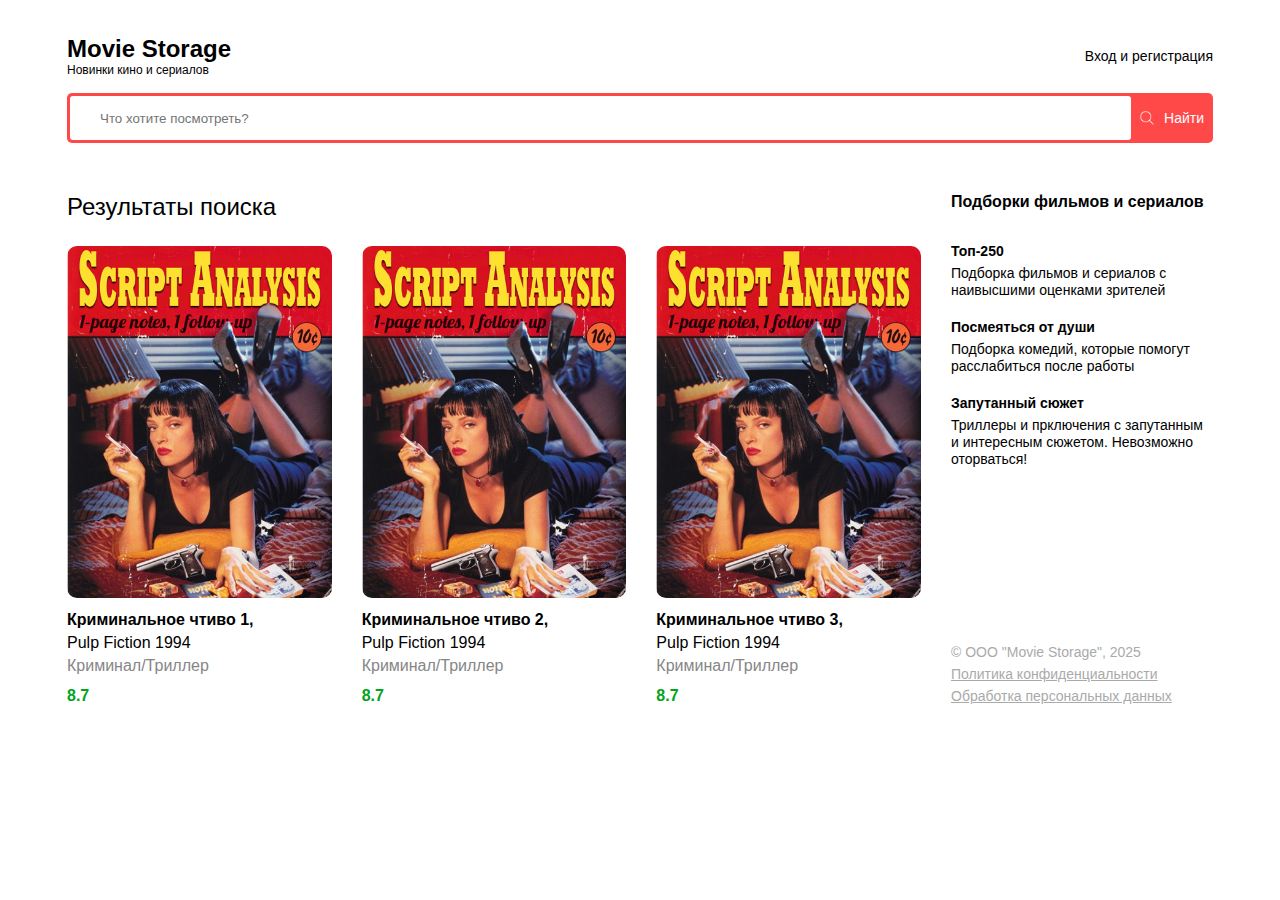
<file: index.html>
<!DOCTYPE html>
<html lang="en">
  <head>
    <meta charset="UTF-8" />
    <meta name="viewport" content="width=device-width, initial-scale=1.0" />
    <link rel="stylesheet" href="style.css" />
    <script src="./script.js" defer></script>
    <title>Movie Storage</title>
  </head>
  <body>
    <header class="header">
      <div class="container">
        <div class="header-box">
          <div class="header-logo">
            <h1>Movie Storage</h1>
            <p>Новинки кино и сериалов</p>
          </div>
          <div class="header-controls">
            <a href="#">Вход и регистрация</a>
          </div>
          <div class="header-controls--mobile">
            <img src="./images/burger.svg" alt="burger" />
          </div>
        </div>
      </div>
    </header>
    <main>
      <section class="search">
        <div class="container">
          <div class="search-box">
            <input
              id="search-input"
              type="text"
              placeholder="Что хотите посмотреть?"
            />
            <button id="search-button">
              <img src="./images/search.svg" alt="search" />
              <span>Найти</span>
            </button>
          </div>
        </div>
      </section>
      <section class="content">
        <div class="container">
          <div class="content-box">
            <div class="content-main">
              <h2 class="content-main__title">Результаты поиска</h2>
              <div class="content-cards">
                <a href="./film.html" class="content-cards__item">
                  <div class="content-cards__item--img">
                    <img src="./images/poster-film.png" alt="poster-film" />
                  </div>
                  <div class="content-cards__item--title">
                    <h5>Криминальное чтиво,</h5>
                    <span>Pulp Fiction 1994</span>
                  </div>
                  <p class="content-cards__item--description">
                    Криминал/Триллер
                  </p>
                  <p class="content-cards__item--rating">8.7</p>
                </a>
                <a href="./film.html" class="content-cards__item">
                  <div class="content-cards__item--img">
                    <img src="./images/poster-film.png" alt="poster-film" />
                  </div>
                  <div class="content-cards__item--title">
                    <h5>Криминальное чтиво,</h5>
                    <span>Pulp Fiction 1994</span>
                  </div>
                  <p class="content-cards__item--description">
                    Криминал/Триллер
                  </p>
                  <p class="content-cards__item--rating">8.7</p>
                </a>
                <a href="./film.html" class="content-cards__item">
                  <div class="content-cards__item--img">
                    <img src="./images/poster-film.png" alt="poster-film" />
                  </div>
                  <div class="content-cards__item--title">
                    <h5>Криминальное чтиво,</h5>
                    <span>Pulp Fiction 1994</span>
                  </div>
                  <p class="content-cards__item--description">
                    Криминал/Триллер
                  </p>
                  <p class="content-cards__item--rating">8.7</p>
                </a>
                <a href="./film.html" class="content-cards__item">
                  <div class="content-cards__item--img">
                    <img src="./images/poster-film.png" alt="poster-film" />
                  </div>
                  <div class="content-cards__item--title">
                    <h5>Криминальное чтиво,</h5>
                    <span>Pulp Fiction 1994</span>
                  </div>
                  <p class="content-cards__item--description">
                    Криминал/Триллер
                  </p>
                  <p class="content-cards__item--rating">8.7</p>
                </a>
                <a href="./film.html" class="content-cards__item">
                  <div class="content-cards__item--img">
                    <img src="./images/poster-film.png" alt="poster-film" />
                  </div>
                  <div class="content-cards__item--title">
                    <h5>Криминальное чтиво,</h5>
                    <span>Pulp Fiction 1994</span>
                  </div>
                  <p class="content-cards__item--description">
                    Криминал/Триллер
                  </p>
                  <p class="content-cards__item--rating">8.7</p>
                </a>
                <a href="./film.html" class="content-cards__item">
                  <div class="content-cards__item--img">
                    <img src="./images/poster-film.png" alt="poster-film" />
                  </div>
                  <div class="content-cards__item--title">
                    <h5>Криминальное чтиво,</h5>
                    <span>Pulp Fiction 1994</span>
                  </div>
                  <p class="content-cards__item--description">
                    Криминал/Триллер
                  </p>
                  <p class="content-cards__item--rating">8.7</p>
                </a>
              </div>
            </div>
            <div class="content-sidebar">
              <div class="content-sidebar__info">
                <h4 class="content-sidebar__info--title">
                  Подборки фильмов и сериалов
                </h4>
                <div class="content-sidebar__info__wrapper">
                  <div class="content-sidebar__info__item">
                    <h5>Топ-250</h5>
                    <p>
                      Подборка фильмов и сериалов с наивысшими оценками зрителей
                    </p>
                  </div>
                  <div class="content-sidebar__info__item">
                    <h5>Посмеяться от души</h5>
                    <p>
                      Подборка комедий, которые помогут расслабиться после
                      работы
                    </p>
                  </div>
                  <div class="content-sidebar__info__item">
                    <h5>Запутанный сюжет</h5>
                    <p>
                      Триллеры и прключения с запутанным и интересным сюжетом.
                      Невозможно оторваться!
                    </p>
                  </div>
                </div>
              </div>
              <div class="content-sidebar__footer">
                <p>© ООО "Movie Storage", 2025</p>
                <a href="#">Политика конфиденциальности</a>
                <a href="#">Обработка персональных данных</a>
              </div>
            </div>
          </div>
        </div>
      </section>
    </main>
  </body>
</html>
</file>
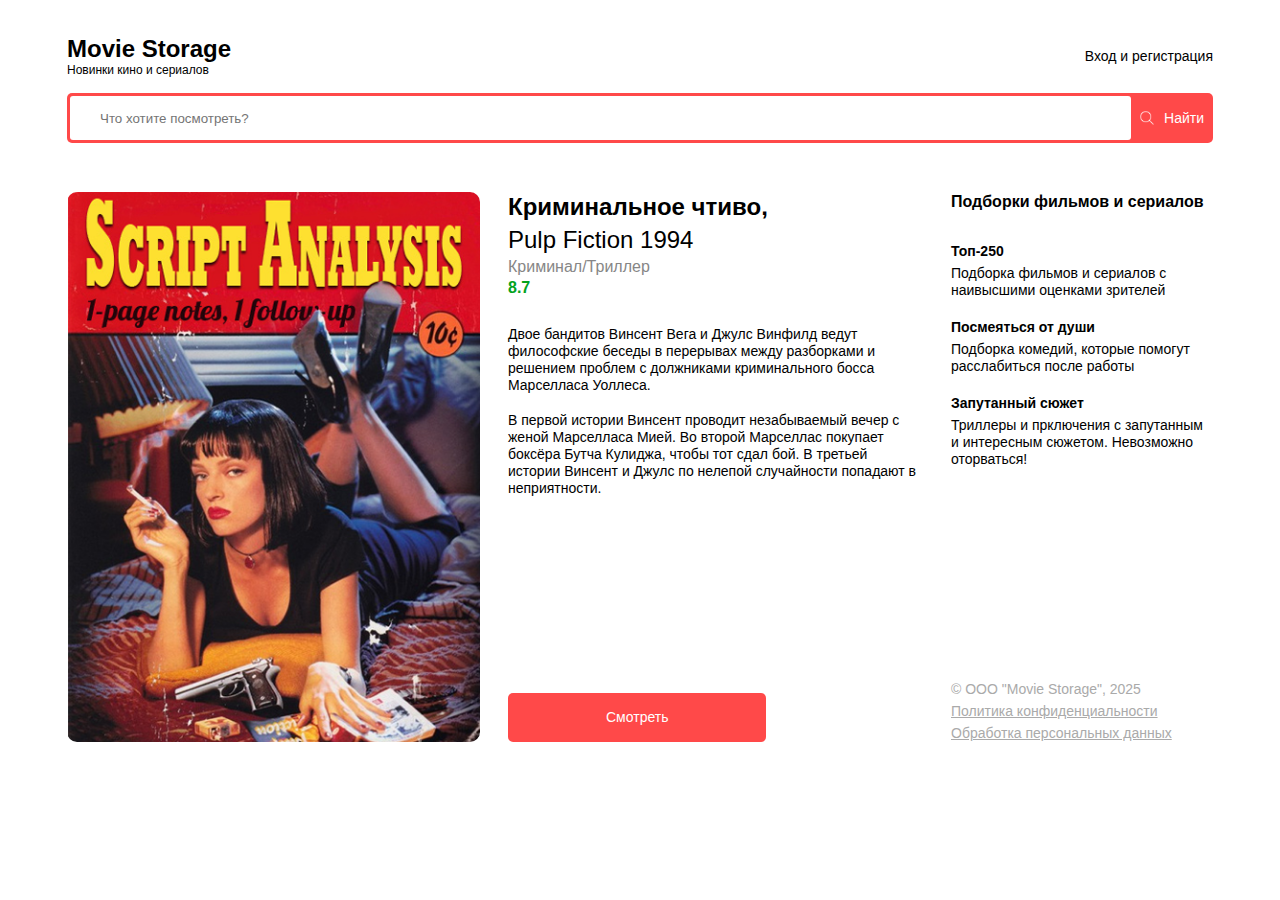
<file: film.html>
<!DOCTYPE html>
<html lang="en">
  <head>
    <meta charset="UTF-8" />
    <meta name="viewport" content="width=device-width, initial-scale=1.0" />
    <link rel="stylesheet" href="style.css" />
    <title>Movie Storage</title>
  </head>
  <body>
    <header class="header">
      <div class="container">
        <div class="header-box">
          <div class="header-logo">
            <h1>Movie Storage</h1>
            <p>Новинки кино и сериалов</p>
          </div>
          <div class="header-controls">
            <a href="#">Вход и регистрация</a>
          </div>
          <div class="header-controls--mobile">
            <img src="./images/burger.svg" alt="burger" />
          </div>
        </div>
      </div>
    </header>
    <main>
      <section class="search">
        <div class="container">
          <div class="search-box">
            <input type="text" placeholder="Что хотите посмотреть?" />
            <button>
              <img src="./images/search.svg" alt="search" />
              <span>Найти</span>
            </button>
          </div>
        </div>
      </section>
      <section class="content">
        <div class="container">
          <div class="content-box">
            <div class="content-film">
              <div class="content-film__img">
                <img src="./images/poster-film.png" alt="poster-film" />
              </div>
              <div class="content-film__info">
                <div class="content-film__info__content">
                  <div class="content-film__info__title">
                    <h1>Криминальное чтиво,</h1>
                    <p>Pulp Fiction 1994</p>
                  </div>
                  <p class="content-film__info__description">
                    Криминал/Триллер
                  </p>
                  <p class="content-film__info__rating">8.7</p>
                  <p class="content-film__info__text">
                    Двое бандитов Винсент Вега и Джулс Винфилд ведут философские
                    беседы в перерывах между разборками и решением проблем с
                    должниками криминального босса Марселласа Уоллеса.
                  </p>
                  <p class="content-film__info__text">
                    В первой истории Винсент проводит незабываемый вечер с женой
                    Марселласа Мией. Во второй Марселлас покупает боксёра Бутча
                    Кулиджа, чтобы тот сдал бой. В третьей истории Винсент и
                    Джулс по нелепой случайности попадают в неприятности.
                  </p>
                </div>
                <div class="content-film__info__controls">
                  <button>Смотреть</button>
                </div>
              </div>
            </div>
            <div class="content-sidebar">
              <div class="content-sidebar__info">
                <h4 class="content-sidebar__info--title">
                  Подборки фильмов и сериалов
                </h4>
                <div class="content-sidebar__info__wrapper">
                  <div class="content-sidebar__info__item">
                    <h5>Топ-250</h5>
                    <p>
                      Подборка фильмов и сериалов с наивысшими оценками зрителей
                    </p>
                  </div>
                  <div class="content-sidebar__info__item">
                    <h5>Посмеяться от души</h5>
                    <p>
                      Подборка комедий, которые помогут расслабиться после
                      работы
                    </p>
                  </div>
                  <div class="content-sidebar__info__item">
                    <h5>Запутанный сюжет</h5>
                    <p>
                      Триллеры и прключения с запутанным и интересным сюжетом.
                      Невозможно оторваться!
                    </p>
                  </div>
                </div>
              </div>
              <div class="content-sidebar__footer">
                <p>© ООО "Movie Storage", 2025</p>
                <a href="#">Политика конфиденциальности</a>
                <a href="#">Обработка персональных данных</a>
              </div>
            </div>
          </div>
        </div>
      </section>
    </main>
  </body>
</html>
</file>
<file: style.css>
* {
  box-sizing: border-box;
}

body {
  margin: 0;
  padding: 0;
}

.container {
  max-width: 1194px;
  padding-left: 24px;
  padding-right: 24px;
  margin: 0 auto;
}

/* HEADER */

.header {
  margin-top: 34px;
  margin-bottom: 15px;
}

.header-box {
  display: flex;
  justify-content: space-between;
  align-items: center;
}
.header-logo h1 {
  margin: 0;
  font-family: Inter, sans-serif;
  font-size: 24px;
  font-weight: 700;
  line-height: 29px;
}

.header-logo p {
  margin: 0;
  font-family: Inter, sans-serif;
  font-size: 12px;
  font-weight: 300;
  line-height: 15px;
}

.header-controls a {
  color: rgb(0, 0, 0);
  font-family: Inter, sans-serif;
  font-size: 14px;
  font-weight: 400;
  line-height: 17px;
  text-decoration: none;
}

.header-controls a:hover {
  color: rgb(255, 73, 73);
}

.header-controls--mobile {
  display: none;
  align-self: flex-start;
}

/* ----- ----- */

/* MAIN */

.search {
  margin-bottom: 49px;
}

.search-box {
  border-radius: 5px;
  background: rgba(255, 73, 73, 1);
  display: flex;
  justify-content: space-between;
  align-items: center;
  padding: 3px;
  gap: 3px;
  height: 50px;
}

.search-box input {
  flex-grow: 1;
  height: 100%;
  border: none;
  outline: none;
  border-radius: 3px;
  background: rgb(255, 255, 255);
  padding: 0 30px;
  min-width: 0;
}

.search-box button {
  height: 100%;
  display: flex;
  align-items: center;
  gap: 10px;
  background: rgba(255, 73, 73, 1);
  border: none;
  color: rgba(255, 255, 255, 1);
  font-family: Inter, sans-serif;
  font-size: 14px;
  font-weight: 400;
  line-height: 17px;
  cursor: pointer;
}

.content {
  margin-bottom: 94px;
}

.content-box {
  display: flex;
  justify-content: space-between;
  gap: 30px;
}

.content-main {
  flex-grow: 1;
}

.content-main__title {
  margin-top: 0;
  margin-bottom: 25px;
  color: rgb(0, 0, 0);
  font-family: Inter, sans-serif;
  font-size: 24px;
  font-weight: 500;
  line-height: 29px;
}

.content-cards {
  display: flex;
  flex-wrap: wrap;
  gap: 30px;
}

.content-cards__item {
  text-decoration: none;
  width: calc((100% - (30px * 2)) / 3);
}

.content-cards__item--img {
  width: 100%;
  display: block;
  margin-bottom: 12px;

  img {
    width: 100%;
    display: block;
    border-radius: 10px;
  }
}

.content-cards__item--title {
  display: flex;
  flex-wrap: wrap;
  gap: 4px;
  margin-bottom: 4px;

  h5,
  span {
    margin: 0;
    color: rgba(0, 0, 0, 1);
    font-family: Inter, sans-serif;
    font-size: 16px;
    font-weight: 700;
    line-height: 19px;
  }
  span {
    font-weight: 400;
  }
}

.content-cards__item--description {
  color: rgba(134, 134, 134, 1);
  font-family: Inter, sans-serif;
  font-size: 16px;
  font-weight: 400;
  line-height: 19px;
  margin-top: 0;
  margin-bottom: 11px;
}

.content-cards__item--rating {
  color: rgba(4, 163, 30, 1);
  font-family: Inter, sans-serif;
  font-size: 16px;
  font-weight: 700;
  line-height: 19px;
  margin: 0;
}

.content-sidebar {
  width: 262px;
  min-width: 262px;
  display: flex;
  flex-direction: column;
  justify-content: space-between;
}

.content-sidebar__info {
  margin-bottom: 120px;
}

.content-sidebar__info--title {
  color: rgba(0, 0, 0, 1);
  font-family: Inter, sans-serif;
  font-size: 16px;
  font-weight: 700;
  line-height: 19px;
  margin-top: 0;
  margin-bottom: 32px;
}

.content-sidebar__info__wrapper {
  display: flex;
  flex-direction: column;
  gap: 20px;
}

.content-sidebar__info__item {
  display: flex;
  flex-direction: column;

  h5,
  p {
    color: rgba(0, 0, 0, 1);
    font-family: Inter, sans-serif;
    font-size: 14px;
    line-height: 17px;
  }
  h5 {
    font-weight: 700;
    margin-top: 0;
    margin-bottom: 5px;
  }
  p {
    font-weight: 400;
    margin: 0;
  }
}

.content-sidebar__footer {
  display: flex;
  flex-direction: column;
  gap: 5px;

  p,
  a {
    color: rgba(170, 170, 170, 1);
    font-family: Inter, sans-serif;
    font-size: 14px;
    font-weight: 400;
    line-height: 17px;
  }
  a:hover {
    color: rgb(255, 73, 73);
  }
  p {
    margin: 0;
  }
}

/* for "film.html" */

.content-film {
  flex-grow: 1;
  display: flex;
  justify-content: space-between;
  gap: 28px;
}

.content-film__img {
  width: calc((100% - 28px) / 2);
  display: flex;
  justify-content: center;

  img {
    display: block;
    width: 100%;
    max-width: 450px;
    border-radius: 10px;
  }
}

.content-film__info {
  width: calc((100% - 28px) / 2);
  display: flex;
  flex-direction: column;
  justify-content: space-between;
  gap: 30px;
}

.content-film__info__content {
}

.content-film__info__title {
  display: flex;
  gap: 4px;
  flex-wrap: wrap;
  margin-bottom: 3px;

  h1,
  p {
    color: rgba(0, 0, 0, 1);
    font-family: Inter, sans-serif;
    font-size: 24px;
    line-height: 29px;
    margin: 0;
  }
  h1 {
    font-weight: 700;
  }
  p {
    font-weight: 400;
  }
}

.content-film__info__description {
  color: rgba(134, 134, 134, 1);
  font-family: Inter, sans-serif;
  font-size: 16px;
  font-weight: 400;
  line-height: 19px;
  margin-top: 0;
  margin-bottom: 2px;
}

.content-film__info__rating {
  color: rgba(4, 163, 30, 1);
  font-family: Inter, sans-serif;
  font-size: 16px;
  font-weight: 700;
  line-height: 19px;
  margin-top: 0;
  margin-bottom: 29px;
}

.content-film__info__text {
  color: rgba(0, 0, 0, 1);
  font-family: Inter, sans-serif;
  font-size: 14px;
  line-height: 17px;
  margin-top: 0;
  margin-bottom: 18px;
}

.content-film__info__text:last-child {
  margin-bottom: 0;
}

.content-film__info__controls {
  button {
    border: none;
    display: flex;
    justify-content: center;
    align-items: center;
    padding: 16px 98px;
    color: rgba(255, 255, 255, 1);
    font-family: Inter, sans-serif;
    font-size: 14px;
    font-weight: 400;
    line-height: 17px;
    border-radius: 5px;
    background: rgba(255, 73, 73, 1);
    cursor: pointer;
  }
}

/* ----- ----- */

/* ----- ----- */

/* for Media-query */

@media (max-width: 991px) {
  .content-cards__item {
    width: calc((100% - (30px * 1)) / 2);
  }

  .content-film {
    flex-direction: column;
  }

  .content-film__img {
    width: 100%;
  }

  .content-film__info {
    width: 100%;
  }
}

@media (max-width: 768px) {
  /* Header */
  .header-controls--mobile {
    display: block;
  }

  .header-controls a {
    display: none;
  }

  .search-box input {
    padding: 0 15px;
  }

  /* Main */
  .content-box {
    flex-direction: column;
  }

  .content-sidebar {
    width: 100%;
  }
}

@media (max-width: 480px) {
  .content-cards__item {
    width: 100%;
    min-width: 100%;
  }
}

/* ----- ----- */
</file>
